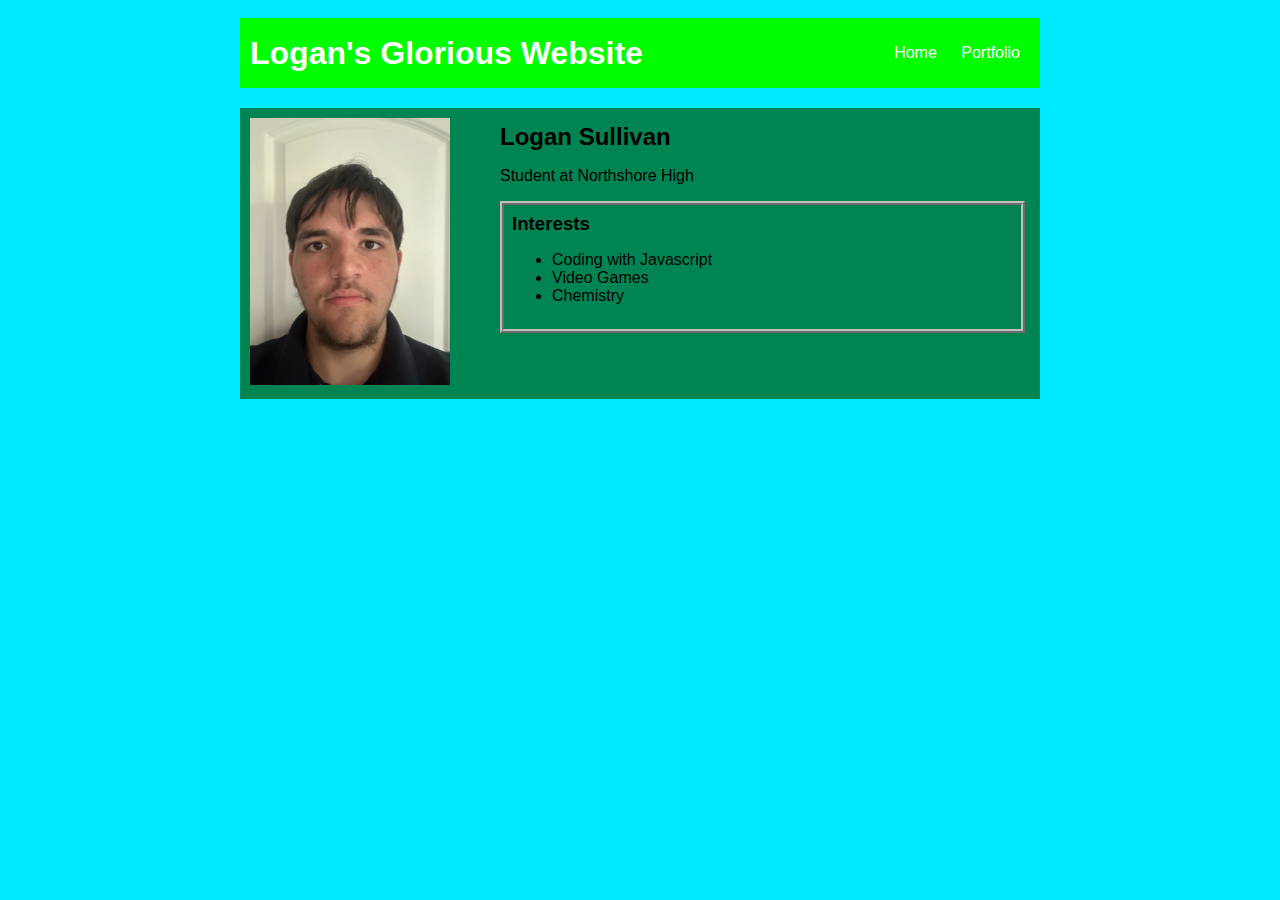
<file: index.html>
<!DOCTYPE HTML>
<html>
    <head>
        <title>Logan Sullivan's Website</title>
        <link rel="stylesheet" href="style.css">    
    </head>
    <body>
        <div id="all-contents">
            <nav>
                <h1>Logan's Glorious Website</h1>
                <ul id="nav-ul">
                    <li class="nav-li">
                      <a href="index.html"> Home </a>
                    </li>
                    <li class="nav-li">
                      <a href="portfolio.html"> Portfolio </a>
                    </li>
                </ul>
            </nav>
            <main>
                <div class="sidebar">
                <img class="sidebar-img" src="images/profile pic.jpg">
                </div>
                <div class="content">
                    <h2>Logan Sullivan</h2>
                    <p>Student at Northshore High</p>
                    <div id="interests">
                        <h3>Interests</h3>
                        <ul>
                            <li>Coding with Javascript</li>
                            <li>Video Games</li>
                            <li>Chemistry</li>
                        </ul>
                    </div>
                </div>
            </main>
        </div>
    </body>
</html>
</file>
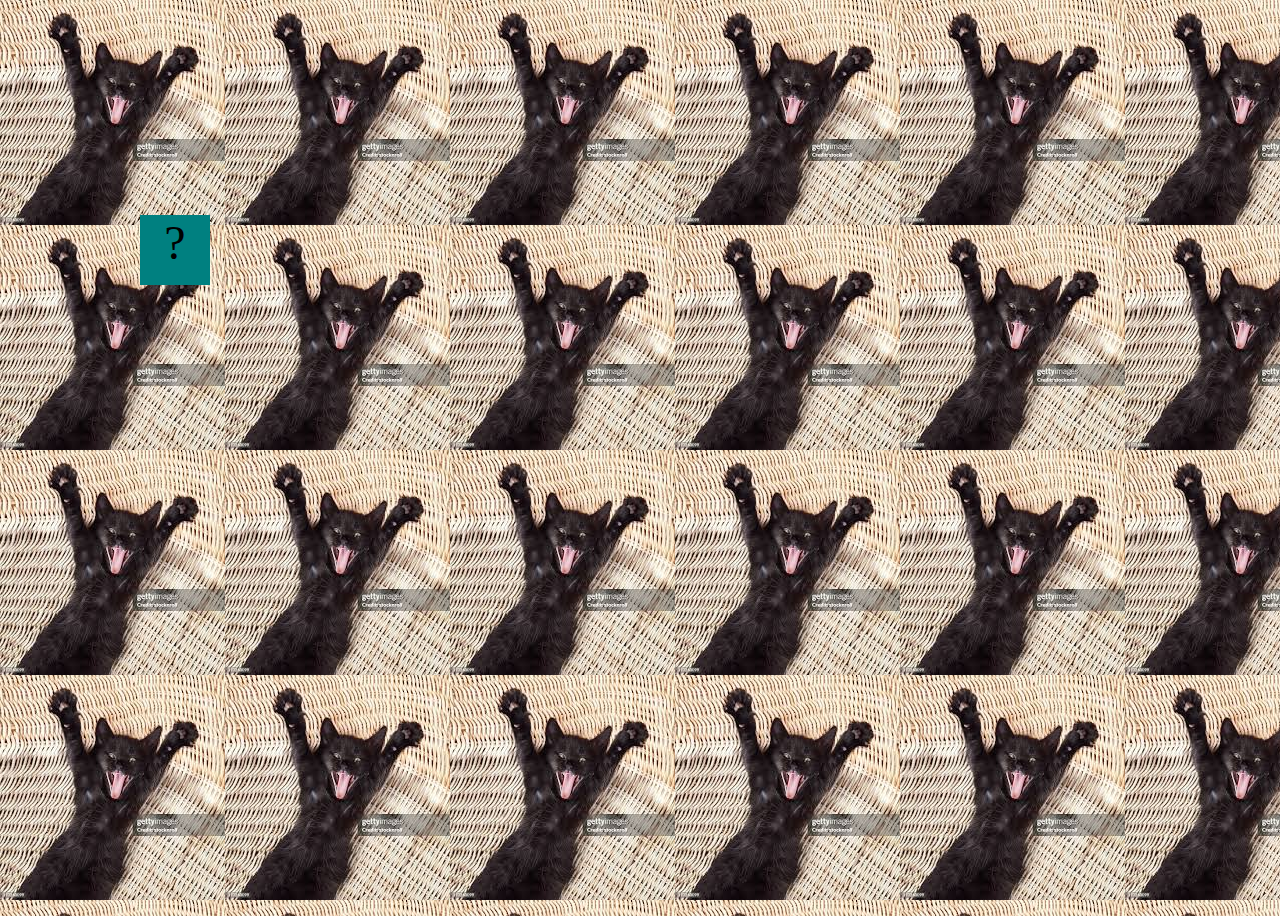
<file: projects/bouncing-box/index.html>
<!DOCTYPE html>
<html>

<head>
	<meta charset="utf-8">
	<title>Bouncing Box</title>
	<script src="jquery.min.js"></script>
	<style>
		.box {
			width: 70px;
			height: 70px;
			background-color: teal;
			font-size: 300%;
			text-align: center;
			user-select: none;
			display: block;
			position: absolute;
			top: 100px;
			/* Change me! */
			left: 75px;
		}

		.board {
			height: 100vh;
			background-image: url(download\ \(4\).jpeg)
		}
	</style>
	<!-- 	<script src="//cdnjs.cloudflare.com/ajax/libs/jquery/2.1.1/jquery.min.js"></script> -->

</head>

<body class="board">
	<!-- HTML for the box -->
	<div class="box">?</div>

	<script>
		(function () {
			'use strict'
			/* global jQuery */

			//////////////////////////////////////////////////////////////////
			/////////////////// SETUP DO NOT DELETE //////////////////////////
			//////////////////////////////////////////////////////////////////

			var box = jQuery('.box');	// reference to the HTML .box element
			var board = jQuery('.board');	// reference to the HTML .board element
			var boardWidth = board.width();	// the maximum X-Coordinate of the screen

			// Every 50 milliseconds, call the update Function (see below)
			setInterval(update, 50);

			// Every time the box is clicked, call the handleBoxClick Function (see below)
			box.on('click', handleBoxClick);

			// moves the Box to a new position on the screen along the X-Axis
			function moveBoxTo(newPositionX,newPositionY) {
				box.css("left", newPositionX);
				box.css("top", newPositionY);
			}

			// changes the text displayed on the Box
			function changeBoxText(newText) {
				box.text(newText);
			}

			//////////////////////////////////////////////////////////////////
			/////////////////// YOUR CODE BELOW HERE /////////////////////////
			//////////////////////////////////////////////////////////////////

			// TODO 2 - Variable declarations 
			var positionX = 0;
			var points = 0;
			var speed = 10;
			var positionY=75;
			var speedY=10;
			var boardHeight = jQuery(window).height();
			/* 
			This Function will be called 20 times/second. Each time it is called,
			it should move the Box to a new location. If the box drifts off the screen
			turn it around! 
			*/
			function update() {
			  /* Your Code to Increase positionX by 10 HERE*/
			  positionX = positionX + speed;
			  positionY = positionY + speedY;
			  moveBoxTo(positionX, positionY);
			  if (positionX > boardWidth){ speed = speed*-1;}
			  if (positionX < 0){speed*=-1;}
			  if (positionY < 0){speedY*=-1;}
			  if (positionY > boardHeight){speedY*=-1;}
			}

			/* 
			This Function will be called each time the box is clicked. Each time it is called,
			it should increase the points total, increase the speed, and move the box to
			the left side of the screen.
			*/
			function handleBoxClick() {
				positionX = 0;
				points = points + 1;
				changeBoxText(points);
				if (speed > 0){
					speed = speed + 3;
				}
				else if (speed < 0){
					speed = speed - 3;
				}
				if (speedY > 0){
					speedY = speedY + 3;
				}
				else if (speedY < 0){
					speedY = speedY - 3;
				}
			};




		})();
	</script>
</body>

</html>
</file>
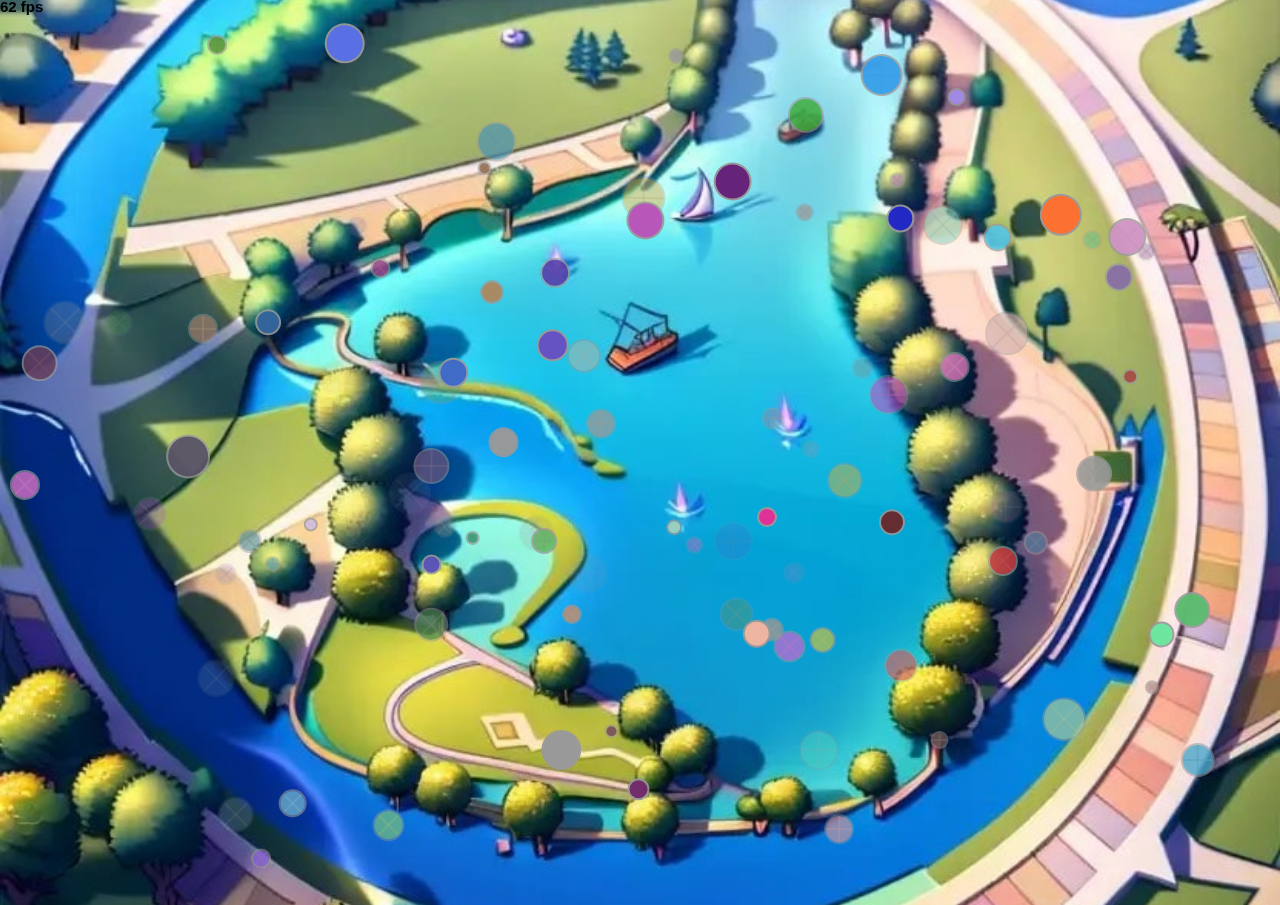
<file: projects/circularity/index.html>
<!doctype html>

<html>
    <head>
        <meta charset="utf-8">

        <title>Operation Spark || Motion Poem</title>
        <meta name="description" content="Operation Spark Motion Poem">
        <meta name="author" content="operationspark.org">
        <meta name="viewport" content="width=device-width, initial-scale=1.0">
        
        <link href="css/bootstrap.min.css" rel="stylesheet" media="screen">
        <link href="css/style.css" rel="stylesheet">

        <!-- all core CreateJS and 3rd party libraries are listed here: -->
        <script src="bower_components/lodash/lodash.min.js"></script>
        <script src="bower_components/easeljs/lib/easeljs-0.8.2.min.js"></script>
        <script src="bower_components/opspark-draw/draw.js"></script>
        <script src="bower_components/racket/racket.js"></script>

        <!-- our app javascript code -->
        <script src="js/opspark.js"></script>
        <script src="js/init.js"></script>
        
        <style type="text/css">
            /*override default styles here*/
        </style>
    </head>
    <body>
        <div>
            <canvas id="canvas" width="500" height="500"></canvas>
        </div>
        <script id="motion-poem">
            (function(){
                init(window);
                window.opspark.makeGame();
            })();
        </script>
    </body>

</html>
</file>
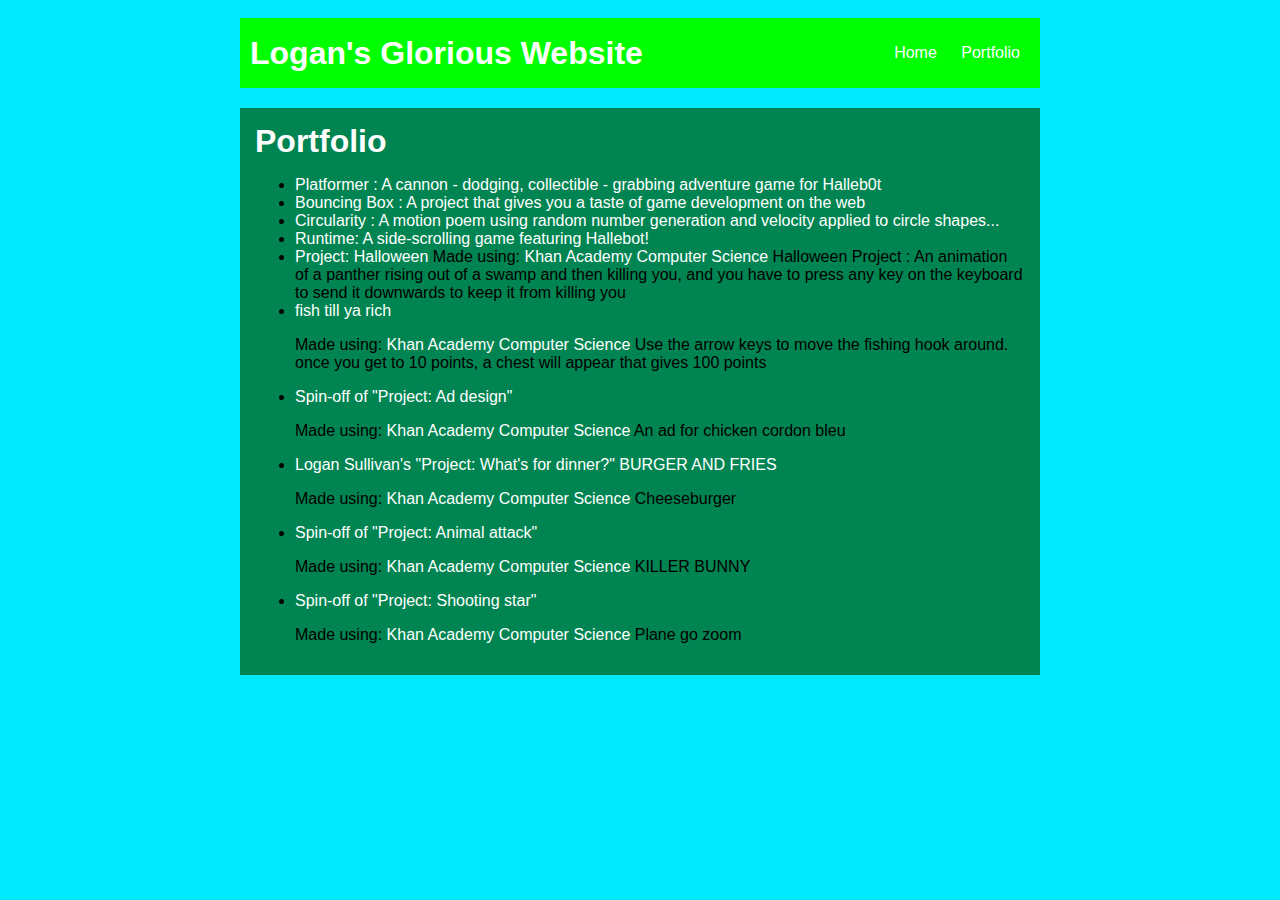
<file: portfolio.html>
<!DOCTYPE HTML>
<html>
    <head>
        <title>Logan's Glorious Website</title>
        <link rel="stylesheet" href="style.css">
    </head>
    <body>
      <div id="all-contents">
        <nav>
            <h1>Logan's Glorious Website</h1>
            <ul id="nav-ul">
                <li class="nav-li">
                    <a class="nav-a" href="index.html">Home</a>
                </li>
                <li class="nav-li">
                    <a class="nav-a" href="portfolio.html">Portfolio</a>
                    
                </li>
            </ul>
        </nav>
        <main>
            <div class="content">
                <h1>Portfolio</h1>
                <ul id="portfolio">
                    <li><a href="projects/platformer/">Platformer : A cannon - dodging, collectible - grabbing adventure game for Halleb0t</a></li>
                    <li><a href="projects/bouncing-box/">Bouncing Box : A project that gives you a taste of game development on the web </a></li>
                    <li><a href="projects/circularity/">Circularity : A motion poem using random number generation and velocity applied to circle shapes...</a></li>
                    <li><a href=”projects/runtime”>Runtime: A side-scrolling game featuring Hallebot!</a></li>
                    <li><a href="https://www.khanacademy.org/computer-programming/project-halloween/5266337877639168"> Project: Halloween</a><script src="https://www.khanacademy.org/computer-programming/project-halloween/5266337877639168/embed.js?editor=no&buttons=no&author=no&embed=yes"> </script> Made using: <a href="http://www.khanacademy.org/computer-programming">Khan Academy Computer Science</a> Halloween Project : An animation of a panther rising out of a swamp and then killing you, and you have to press any key on the keyboard to send it downwards to keep it from killing you</a></li>
                    <li><a href="https://www.khanacademy.org/computer-programming/project-fish-tank/5192362247503872"> fish till ya rich</a><script src="https://www.khanacademy.org/computer-programming/project-fish-tank/5192362247503872/embed.js?editor=no&buttons=yes&author=yes&embed=yes"></script><p>Made using: <a href="http://www.khanacademy.org/computer-programming">Khan Academy Computer Science</a> Use the arrow keys to move the fishing hook around. once you get to 10 points, a chest will appear that gives 100 points</p></li>
                    <li><a href="https://www.khanacademy.org/computer-programming/spin-off-of-project-ad-design/5857226840784896"> Spin-off of "Project: Ad design"</a><script src="https://www.khanacademy.org/computer-programming/spin-off-of-project-ad-design/5857226840784896/embed.js?editor=yes&buttons=yes&author=yes&embed=yes"></script><p>Made using: <a href="http://www.khanacademy.org/computer-programming">Khan Academy Computer Science</a> An ad for chicken cordon bleu</p></li>
                    <li><a href="https://www.khanacademy.org/computer-programming/logan-sullivans-project-whats-for-dinner-burger-and-fries/6369589766569984"> Logan Sullivan's "Project: What's for dinner?" BURGER AND FRIES</a></h2><script src="https://www.khanacademy.org/computer-programming/logan-sullivans-project-whats-for-dinner-burger-and-fries/6369589766569984/embed.js?editor=yes&buttons=yes&author=yes&embed=yes"></script><p>Made using: <a href="http://www.khanacademy.org/computer-programming">Khan Academy Computer Science</a> Cheeseburger</p></li>
                    <li><a href="https://www.khanacademy.org/computer-programming/spin-off-of-project-animal-attack/5377972837466112">Spin-off of "Project: Animal attack"</a><script src="https://www.khanacademy.org/computer-programming/spin-off-of-project-animal-attack/5377972837466112/embed.js?editor=yes&buttons=yes&author=yes&embed=yes"></script><p>Made using: <a href="http://www.khanacademy.org/computer-programming">Khan Academy Computer Science</a> KILLER BUNNY</p></li>
                    <li><a href="https://www.khanacademy.org/computer-programming/spin-off-of-project-shooting-star/6683342638858240">Spin-off of "Project: Shooting star"</a><script src="https://www.khanacademy.org/computer-programming/spin-off-of-project-shooting-star/6683342638858240/embed.js?editor=yes&buttons=yes&author=yes&embed=yes"></script><p>Made using: <a href="http://www.khanacademy.org/computer-programming">Khan Academy Computer Science</a> Plane go zoom</p></li>
                </ul>
            </div>
        </main>
      </div>
    </body>
</html>
</file>
<file: style.css>
body {
    background: rgb(0, 234, 255);
    color: rgb(0, 0, 0);
    padding: 10px;
    font-family: arial;
}
#all-contents {
  max-width: 800px;
    margin: auto;
}

/* navigation menu */
nav {
    background: rgb(0, 255, 0);
   margin: 0 auto;
   margin-bottom: 20px;
    display: flex;
    padding: 10px;
}
h1 {
    display: flex;
    align-items: center;
    color: white;
    flex: 1;
    margin: 0;
}
#nav-ul {
    list-style-image: none;
}
.nav-li {
    display: inline-block;
    padding: 0 10px;
}
a {
    text-decoration: none;
    color: #fff;
}

/* main container area beneath menu */
main {
    background: rgb(0, 133, 82);
    display: flex;
}
.sidebar {
    margin-right: 25px;
    padding: 10px;
}
.sidebar-img {
    width: 200px;
}
.content {
    flex: 1;
    padding: 15px;
}

/* portfolio styles */
#interests {
    border: 4px silver ridge;
    padding: 8px;
}
h2, h3 {
    margin: 0px;
}
</file>
<file: projects/circularity/css/style.css>
body {
    background: url("../img/circularityBackground.jpg") no-repeat center center fixed;
    background-color: #cccccc;
    -webkit-background-size: cover;
    -moz-background-size: cover;
    -o-background-size: cover;
    background-size: cover;
}
</file>
